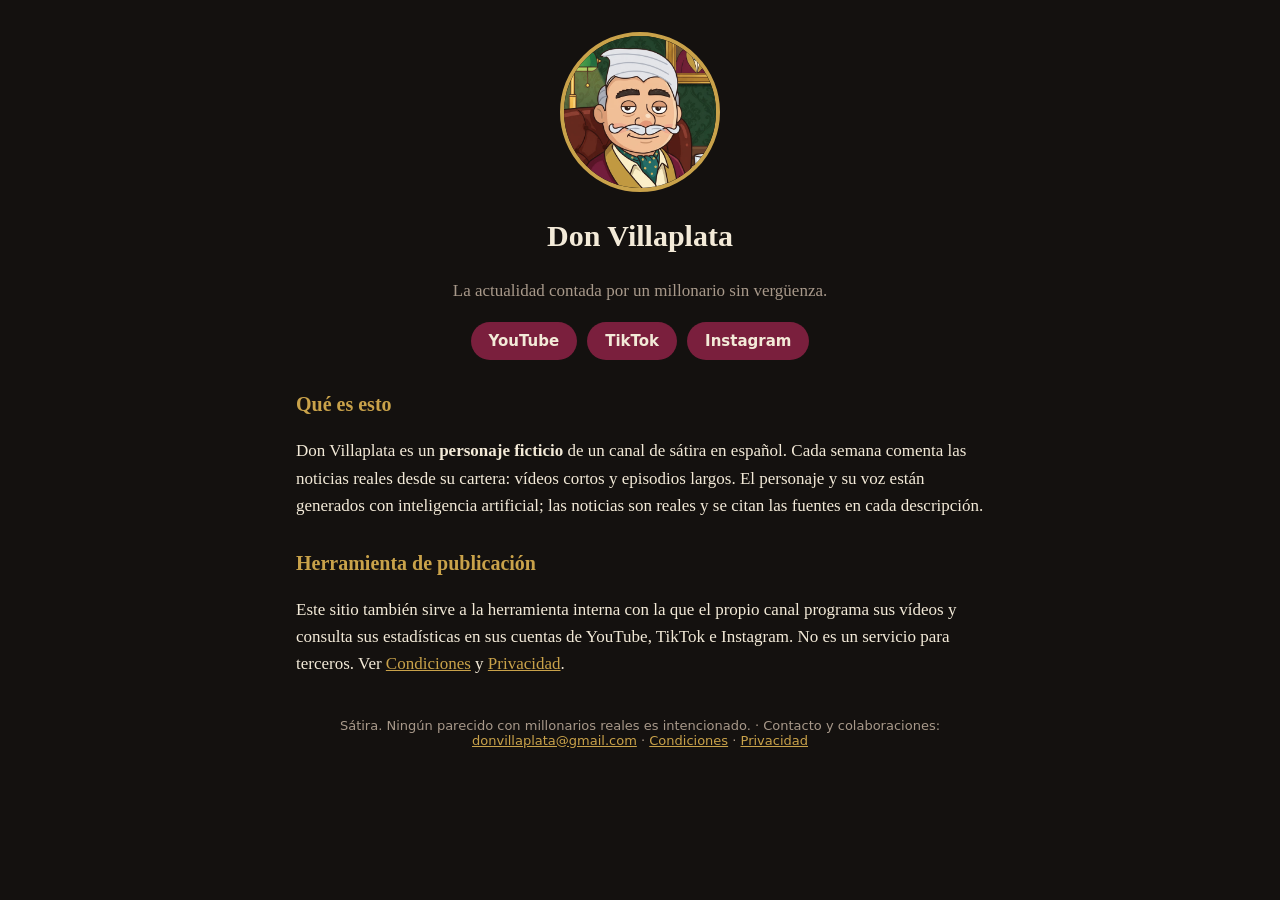
<file: index.html>
<!doctype html><html lang="es"><head><meta charset="utf-8"><meta name="viewport" content="width=device-width,initial-scale=1">
<title>Don Villaplata</title><meta name="description" content="Don Villaplata: la actualidad contada por un millonario sin vergüenza. Sátira.">
<link rel="stylesheet" href="style.css"><link rel="icon" href="img/avatar.jpg"></head><body><main>
<div class="hero"><img src="img/avatar.jpg" alt="Don Villaplata, personaje animado"><h1>Don Villaplata</h1>
<p class="muted">La actualidad contada por un millonario sin vergüenza.</p>
<div class="links"><a href="https://www.youtube.com/@donvillaplata">YouTube</a><a href="https://www.tiktok.com/@donvillaplata">TikTok</a><a href="https://www.instagram.com/donvillaplata">Instagram</a></div></div>
<h2>Qué es esto</h2>
<p>Don Villaplata es un <b>personaje ficticio</b> de un canal de sátira en español. Cada semana comenta las noticias reales desde su cartera: vídeos cortos y episodios largos.
El personaje y su voz están generados con inteligencia artificial; las noticias son reales y se citan las fuentes en cada descripción.</p>
<h2>Herramienta de publicación</h2>
<p>Este sitio también sirve a la herramienta interna con la que el propio canal programa sus vídeos y consulta sus estadísticas en sus cuentas de YouTube, TikTok e Instagram.
No es un servicio para terceros. Ver <a href="terms.html">Condiciones</a> y <a href="privacy.html">Privacidad</a>.</p>
<footer>Sátira. Ningún parecido con millonarios reales es intencionado. · Contacto y colaboraciones: <a href="mailto:donvillaplata@gmail.com">donvillaplata@gmail.com</a> · <a href="terms.html">Condiciones</a> · <a href="privacy.html">Privacidad</a></footer>
</main></body></html>
</file>
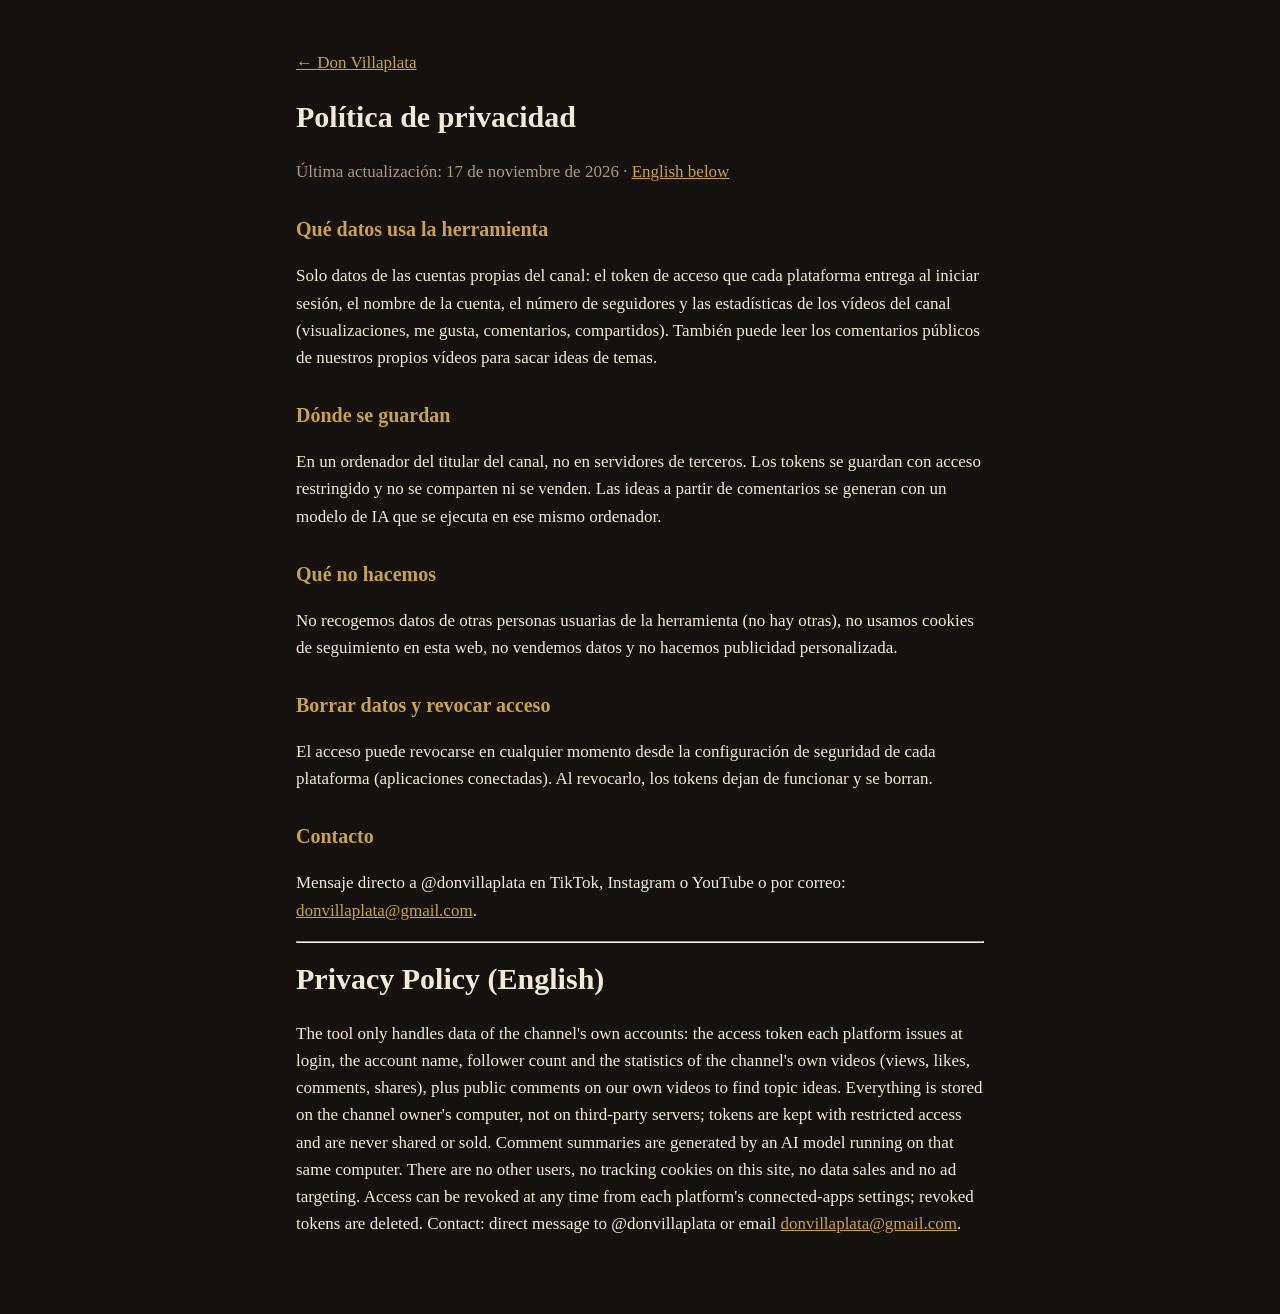
<file: privacy.html>
<!doctype html><html lang="es"><head><meta charset="utf-8"><meta name="viewport" content="width=device-width,initial-scale=1">
<title>Privacidad · Don Villaplata</title><link rel="stylesheet" href="style.css"></head><body><main>
<p><a href="index.html">← Don Villaplata</a></p><h1>Política de privacidad</h1><p class="muted">Última actualización: 17 de noviembre de 2026 · <a href="#en">English below</a></p>
<h2>Qué datos usa la herramienta</h2><p>Solo datos de las cuentas propias del canal: el token de acceso que cada plataforma entrega al iniciar sesión, el nombre de la cuenta,
el número de seguidores y las estadísticas de los vídeos del canal (visualizaciones, me gusta, comentarios, compartidos). También puede leer los comentarios públicos de nuestros propios vídeos para
sacar ideas de temas.</p>
<h2>Dónde se guardan</h2><p>En un ordenador del titular del canal, no en servidores de terceros. Los tokens se guardan con acceso restringido y no se comparten ni se venden.
Las ideas a partir de comentarios se generan con un modelo de IA que se ejecuta en ese mismo ordenador.</p>
<h2>Qué no hacemos</h2><p>No recogemos datos de otras personas usuarias de la herramienta (no hay otras), no usamos cookies de seguimiento en esta web, no vendemos datos y no hacemos publicidad personalizada.</p>
<h2>Borrar datos y revocar acceso</h2><p>El acceso puede revocarse en cualquier momento desde la configuración de seguridad de cada plataforma (aplicaciones conectadas). Al revocarlo, los tokens dejan de funcionar y se borran.</p>
<h2>Contacto</h2><p>Mensaje directo a @donvillaplata en TikTok, Instagram o YouTube o por correo: <a href="mailto:donvillaplata@gmail.com">donvillaplata@gmail.com</a>.</p>
<hr id="en"><h1>Privacy Policy (English)</h1>
<p>The tool only handles data of the channel's own accounts: the access token each platform issues at login, the account name, follower count and the statistics of the channel's own videos
(views, likes, comments, shares), plus public comments on our own videos to find topic ideas. Everything is stored on the channel owner's computer, not on third-party servers; tokens are kept
with restricted access and are never shared or sold. Comment summaries are generated by an AI model running on that same computer. There are no other users, no tracking cookies on this site,
no data sales and no ad targeting. Access can be revoked at any time from each platform's connected-apps settings; revoked tokens are deleted. Contact: direct message to @donvillaplata or email <a href="mailto:donvillaplata@gmail.com">donvillaplata@gmail.com</a>.</p>
</main></body></html>
</file>
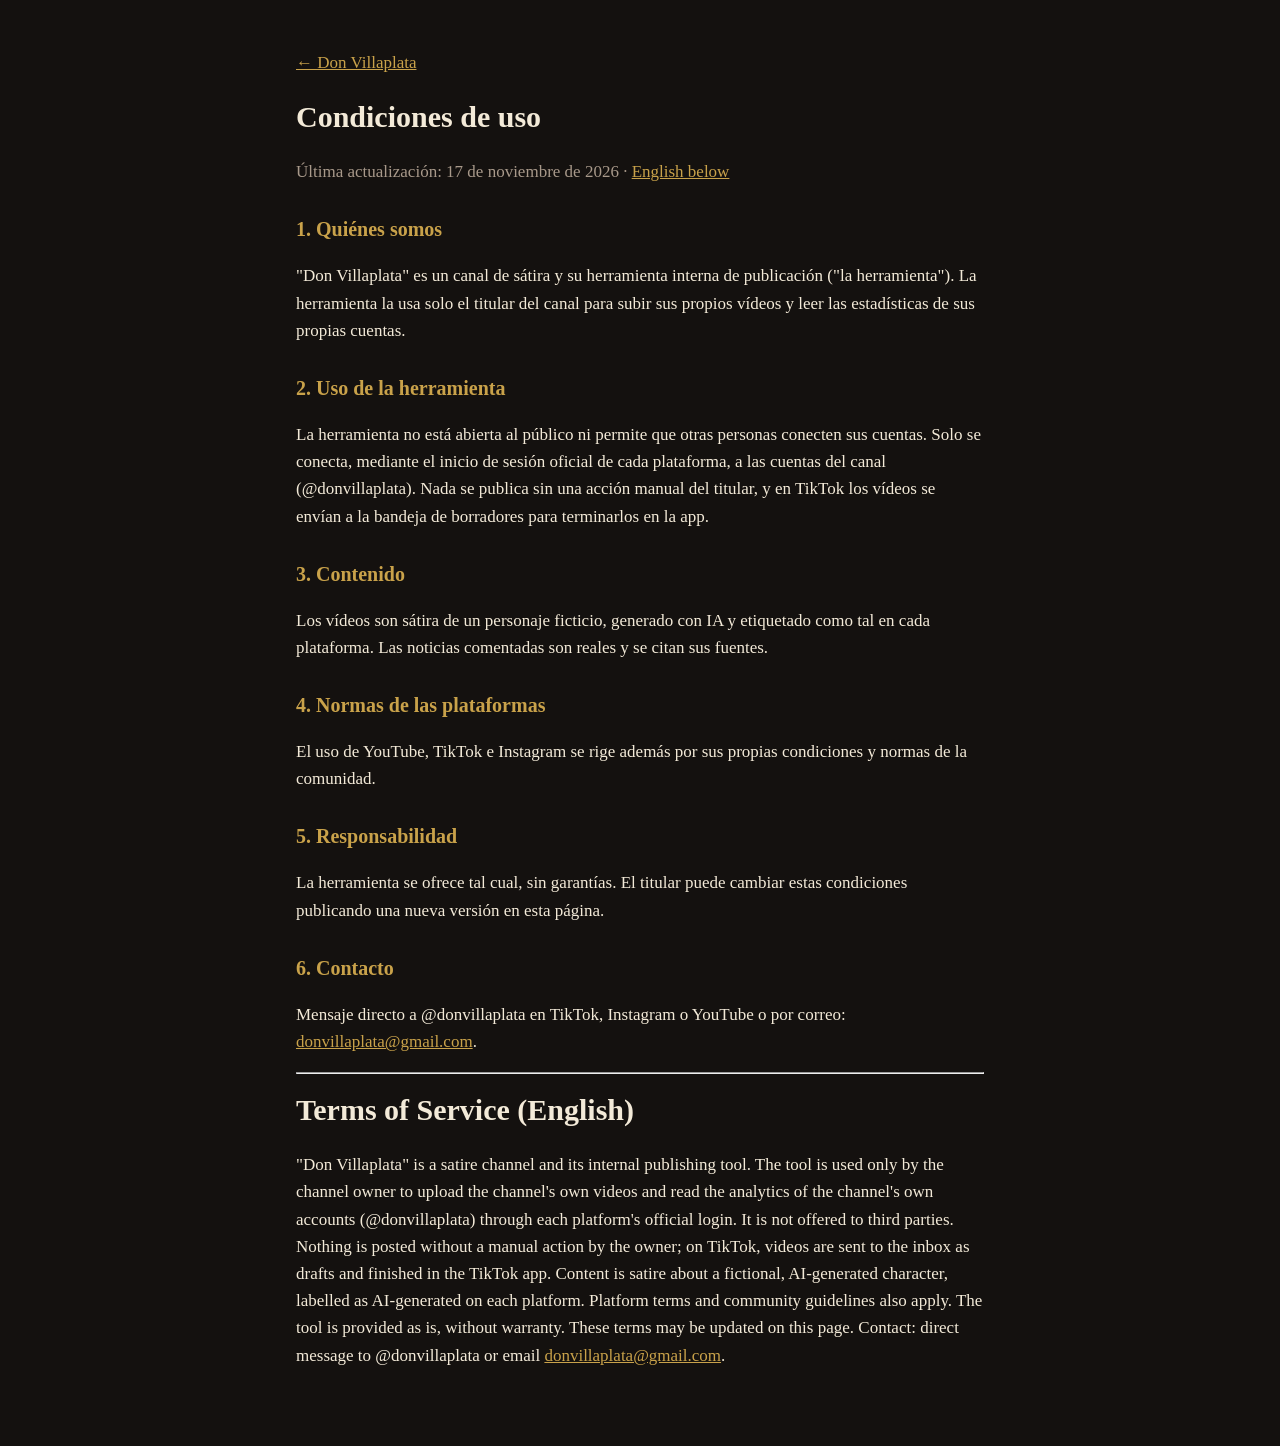
<file: terms.html>
<!doctype html><html lang="es"><head><meta charset="utf-8"><meta name="viewport" content="width=device-width,initial-scale=1">
<title>Condiciones · Don Villaplata</title><link rel="stylesheet" href="style.css"></head><body><main>
<p><a href="index.html">← Don Villaplata</a></p><h1>Condiciones de uso</h1><p class="muted">Última actualización: 17 de noviembre de 2026 · <a href="#en">English below</a></p>
<h2>1. Quiénes somos</h2><p>"Don Villaplata" es un canal de sátira y su herramienta interna de publicación ("la herramienta"). La herramienta la usa solo el titular del canal para subir sus propios vídeos y leer las estadísticas de sus propias cuentas.</p>
<h2>2. Uso de la herramienta</h2><p>La herramienta no está abierta al público ni permite que otras personas conecten sus cuentas. Solo se conecta, mediante el inicio de sesión oficial de cada plataforma, a las cuentas del canal (@donvillaplata).
Nada se publica sin una acción manual del titular, y en TikTok los vídeos se envían a la bandeja de borradores para terminarlos en la app.</p>
<h2>3. Contenido</h2><p>Los vídeos son sátira de un personaje ficticio, generado con IA y etiquetado como tal en cada plataforma. Las noticias comentadas son reales y se citan sus fuentes.</p>
<h2>4. Normas de las plataformas</h2><p>El uso de YouTube, TikTok e Instagram se rige además por sus propias condiciones y normas de la comunidad.</p>
<h2>5. Responsabilidad</h2><p>La herramienta se ofrece tal cual, sin garantías. El titular puede cambiar estas condiciones publicando una nueva versión en esta página.</p>
<h2>6. Contacto</h2><p>Mensaje directo a @donvillaplata en TikTok, Instagram o YouTube o por correo: <a href="mailto:donvillaplata@gmail.com">donvillaplata@gmail.com</a>.</p>
<hr id="en"><h1>Terms of Service (English)</h1>
<p>"Don Villaplata" is a satire channel and its internal publishing tool. The tool is used only by the channel owner to upload the channel's own videos and read the analytics of the channel's own accounts
(@donvillaplata) through each platform's official login. It is not offered to third parties. Nothing is posted without a manual action by the owner; on TikTok, videos are sent to the inbox as drafts
and finished in the TikTok app. Content is satire about a fictional, AI-generated character, labelled as AI-generated on each platform. Platform terms and community guidelines also apply.
The tool is provided as is, without warranty. These terms may be updated on this page. Contact: direct message to @donvillaplata or email <a href="mailto:donvillaplata@gmail.com">donvillaplata@gmail.com</a>.</p>
</main></body></html>
</file>
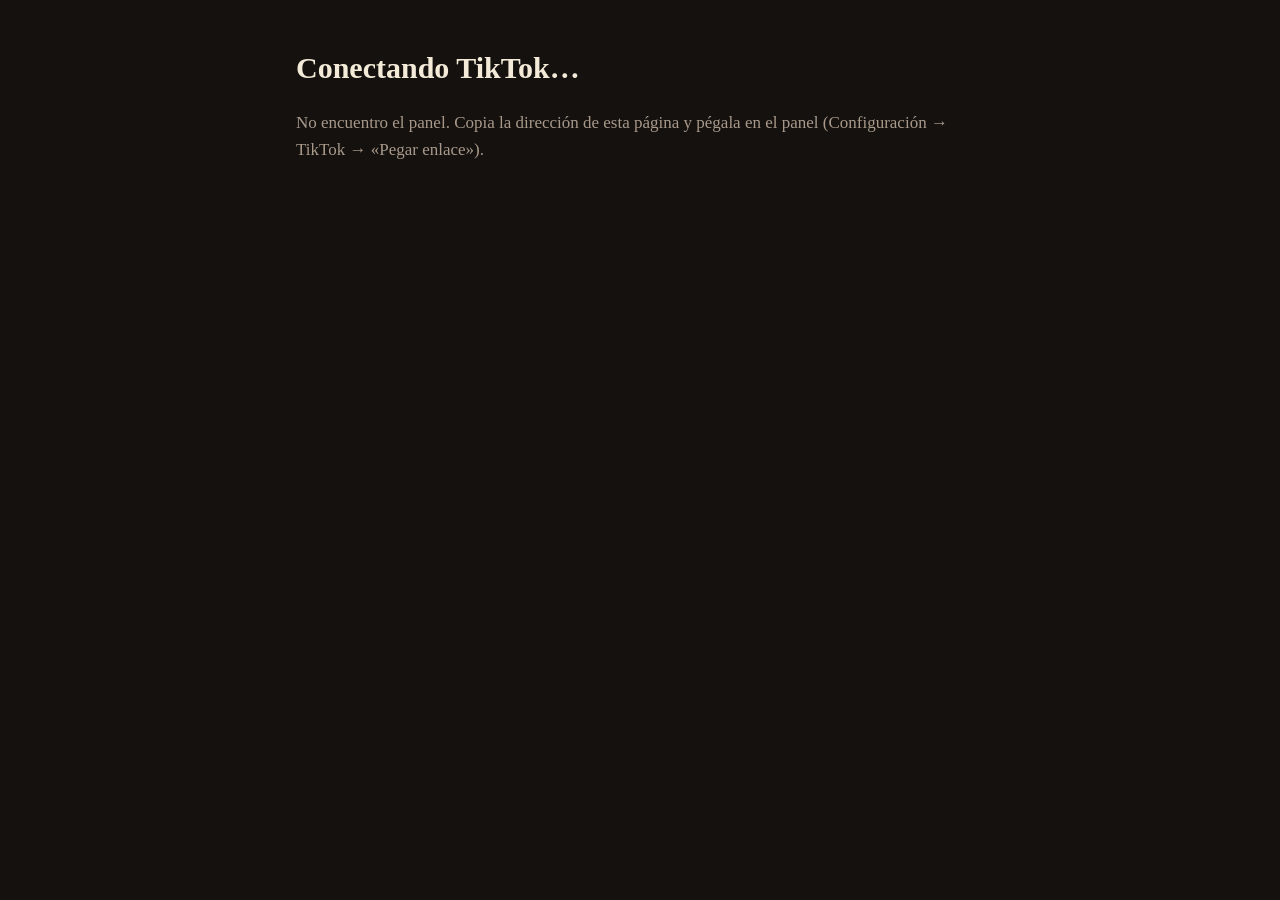
<file: tiktok/callback.html>
<!doctype html><html lang="es"><head><meta charset="utf-8"><meta name="viewport" content="width=device-width,initial-scale=1">
<title>Conectando TikTok · Don Villaplata</title><link rel="stylesheet" href="../style.css"></head><body><main>
<h1>Conectando TikTok…</h1><p id="m" class="muted">Volviendo al panel de control.</p>
<script>
// TikTok only accepts a public https redirect, so it lands here and we hand the code back to the dashboard running on the owner's PC.
// The dashboard address travels inside `state` ("<token>.<base64url(origin)>"). Only local-network addresses are allowed.
(function(){
  var q=new URLSearchParams(location.search), st=q.get("state")||"", parts=st.split("."), origin="";
  try{origin=atob((parts[1]||"").replace(/-/g,"+").replace(/_/g,"/"))}catch(e){}
  var ok=/^https?:\/\/(localhost|127\.0\.0\.1|192\.168\.\d+\.\d+|10\.\d+\.\d+\.\d+|172\.(1[6-9]|2\d|3[01])\.\d+\.\d+|[\w-]+\.local|[\w-]+\.ts\.net)(:\d+)?$/.test(origin);
  if(ok){location.replace(origin+"/oauth/tiktok/callback"+location.search);return}
  document.getElementById("m").innerHTML="No encuentro el panel. Copia la dirección de esta página y pégala en el panel (Configuración → TikTok → «Pegar enlace»).";
})();
</script></main></body></html>
</file>
<file: style.css>
:root{--bg:#14110f;--panel:#1f1a17;--ink:#f3ead8;--mute:#a8998a;--gold:#c9a24a;--burg:#7a1f3d}
*{box-sizing:border-box}body{margin:0;background:var(--bg);color:var(--ink);font:17px/1.6 Georgia,serif}
main{max-width:720px;margin:0 auto;padding:32px 16px 60px}a{color:var(--gold)}h1{font-size:30px;margin:12px 0 4px}h2{font-size:20px;margin-top:28px;color:var(--gold)}
.hero{text-align:center}.hero img{width:160px;height:160px;border-radius:50%;border:4px solid var(--gold)}
.links{display:flex;gap:10px;justify-content:center;flex-wrap:wrap;margin:18px 0}.links a{background:var(--burg);color:var(--ink);padding:10px 18px;border-radius:999px;text-decoration:none;font:700 15px system-ui}
footer{color:var(--mute);font:13px system-ui;text-align:center;margin-top:40px}.muted{color:var(--mute)}
</file>
